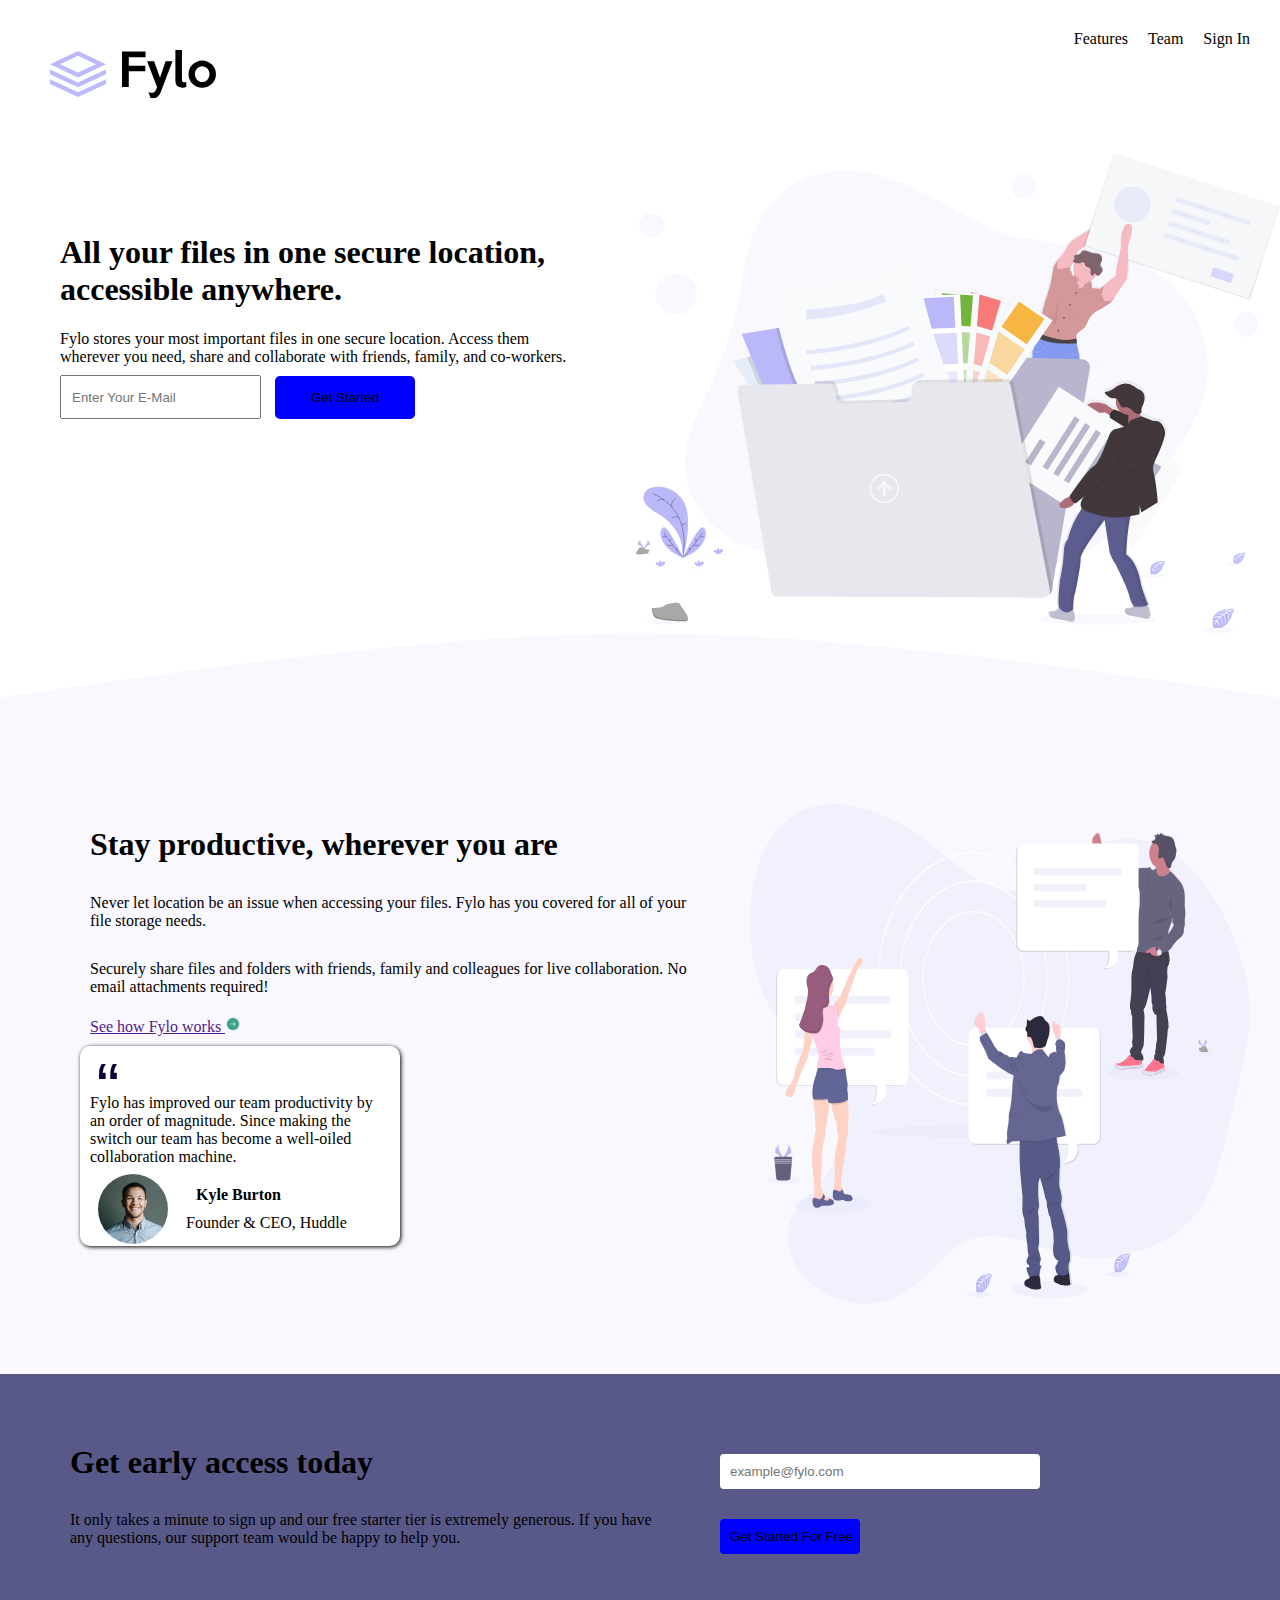
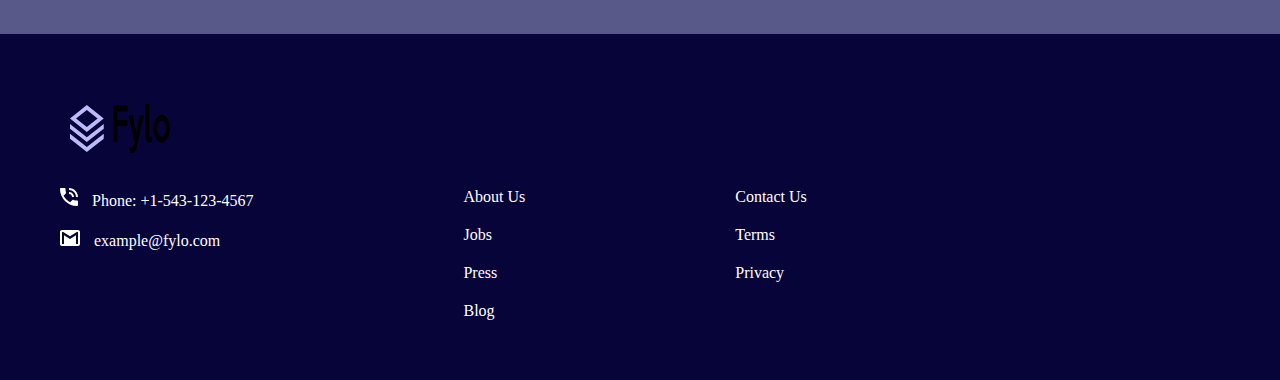
<file: index.html>
<!DOCTYPE html>
    <html lang="en">
    <head>
        <meta charset="UTF-8">
        <meta name="viewport" content="width=device-width, initial-scale=1.0">
        <title>Page Flex Layout</title>
        <link rel="icon" type="image/png" sizes="32x32" href="./images/favicon-32x32.png">
        <link rel="stylesheet" href="style.css">
        <link rel="stylesheet" href="https://cdnjs.cloudflare.com/ajax/libs/font-awesome/6.6.0/css/all.min.css" integrity="sha512-Kc323vGBEqzTmouAECnVceyQqyqdsSiqLQISBL29aUW4U/M7pSPA/gEUZQqv1cwx4OnYxTxve5UMg5GT6L4JJg==" crossorigin="anonymous" referrerpolicy="no-referrer" />
    </head>
    <body>
        <div class="container">
            <div class="first-container">
                <div class="nav-bar">
                <img src="images/logo.svg" alt="logo">
                    <ul>
                        <li>Features</li>
                        <li>Team</li>
                        <li>Sign In</li>
                    </ul>
                </div>
                <div class="contant">
                    <div class="info">
                    <h1> All your files in one secure location, accessible anywhere.</h1>
                    <p>
                        Fylo stores your most important files in one secure location. 
                        Access them wherever you need, share and collaborate with friends, 
                        family, and co-workers.</p>
                        <form class="first-form">
                            <input type="email" name="email" placeholder="Enter Your E-Mail" required> 
                            <input type="submit" name="submit" value="Get Started" class="submit">
                        </form>
                    </div>
                    <div class="image">
                        <img src="images/illustration-1.svg" alt="firstimage">
                    </div>
                </div>
            </div>
            <div class="curve">
                <img class="desktop" src="images/bg-curve-desktop.svg" alt="curve">
                <img class="mobile" src="images/bg-curve-mobile.svg" alt="curve">
            </div>
            <div class="second-container">
                
                <div class="contant2">
                    <h1>
                        Stay productive, wherever you are
                    </h1>
                    <p>
                        Never let location be an issue when accessing your files. Fylo has you covered for all of your file storage needs.
                    </p>
                    <p>
                        Securely share files and folders with friends, family and colleagues for live collaboration. No email attachments required!
                    </p>
                    <a href="">See how Fylo works <img src="images/icon-arrow.svg" alt=""></a>
                
                        <div class="tag">
                            <img src="images/icon-quotes.svg" alt="icon-quotes">
                            <p>Fylo has improved our team productivity by an order of magnitude. Since 
                            making the switch our team has become a well-oiled collaboration machine.</p>
                              
                            <div class="avatar">  
                             <img src="images/avatar-testimonial.jpg" alt="avatar">   
                                <div class="avatar-name">
                                     <h4> Kyle Burton</h4>
                                      <p class="para2">Founder & CEO, Huddle</p>
                                </div> 
                            </div>
                        </div>
                </div> 
            <div class="image3">
                <img class="img" src="images/illustration-2.svg" alt="image">
            </div>    
            </div>
            <div class="third-container">
                <div id="contant3">
                    <h1>Get early access today</h1>
                    <p>It only takes a minute to sign up and our free starter tier is extremely generous. 
                        If you have any questions, our support team would be happy to help you.</p>
                </div>
                <div>
                    <form class="second-form">
                        <input type="email" name="email" placeholder="example@fylo.com" required>
                        <input type="submit" name="submit" value="Get Started For Free" id="submit">
                    </form>
                </div>
            </div>
            <div class="fourth-container">
                <img src="images/logo copy.svg" alt="logo">
                <div class="contant4">
                    <div class="footer">
                       <ul class="foot-mobile">
                            <li><a href=""><img src="images/icon-phone.svg" alt="phone"> Phone: +1-543-123-4567</a></li>  
                            <li> <a href=""><img src="images/icon-email.svg" alt="email"> example@fylo.com</a></li>
                        </ul>
                        <ul class="u1">
                            <li>About Us</li>
                            <li>Jobs</li>
                            <li>Press</li>
                            <li>Blog</li>
                        </ul>
                        <ul class="u1">   
                            <li>Contact Us</li>
                            <li> Terms</li>
                            <li>Privacy</li>
                        </ul>
                            <div class="icons">
                                <ul>
                                    <li><i class="fa-brands fa-facebook"></i>
                                    <i class="fa-brands fa-twitter"></i>
                                    <i class="fa-brands fa-instagram"></i>
                                    </li>
                                </ul>
                            </div>
                    </div>
                </div>      
            </div>
            </div>
        </div>
    </body>
    </html>
</file>
<file: style.css>
body{
    margin: 0;
    padding: 0;
}
.container{
    margin: 0;
    padding: 0;
    width: 100%;
    
}
.nav-bar>img{
    padding: 40px;
}
img{
    margin: 10px;
    padding: 10px;  
}
.nav{
    margin: 0;
}
.nav-bar ul{
    display: flex;
    gap:20px;
    list-style: none;
    justify-content: flex-end;
    float: right;
    padding: 30px;
    margin: 0;
}
.contant{
    display: flex;
    padding:0;
    margin:0;
}
.contant p{
    width: 100%;
    padding: 0;
    margin: 0;
}
.first-form input{
    margin: 0;
    padding: 10px;
    height: 20px;
}
.first-form .submit{
    margin: 10px;
    height: 43px; 
    width: 140px;
    background-color: blue;
    border: none;
    border-radius: 5px;
    cursor: pointer;
}
.submit:hover{
    background-color: rgb(70, 112, 248);
}
.image img{
    width: 100%;
    padding: 0;
    margin: 0;
    display: flex; 
    min-width: 360px;  
}
.info{
    width: 70%;
    padding: 30px;
    margin: 30px;
}
.desktop{
    width: 100%;
    margin: 0;
    padding: 0;
    display: block;
}
.mobile{
    display: none;
}
.second-container{
    background-color:#f8f8fe;
    margin: 0;
    padding: 50px;
    display: flex;
    
    
}
.contant2{
    padding: 20px;
}
.contant2 h1{
    padding-left: 20px;
}
.contant2 p{
    padding:10px;
}
.contant2 img{
    margin: 0;
    padding: 0;
}
.contant2 a{
    margin: 20px;
}

.tag{
    margin:10px;
    padding: 10px;
    width: 300px;
    height: 180px;
    background-color: white;
    border-radius: 10px;
    box-shadow: 1px 1px 4px;  
}
.image3 img{
    width: 500px;
    height:500px;
    display: flex;  
}

.tag img{
    padding: 4px;
    margin:4px ;
    width: 20px;
} 
.avatar img{
    height: 70px;
    width: 70px;
    border-radius: 50%;
}
    
.avatar {
    display: flex;
    
}
.avatar-name,h4{
    padding:0 ;
    margin: 10px;
}
.tag p{
    margin: 0;
    padding: 0;
    width: 300px; 
}
.third-container{
    margin: 0;
    padding: 0;
    padding: 50px;
    display: flex;
    background-color: hsl(238, 22%, 44%);
}
.third-container h1,p{
   padding: 10px;
   width: 600px;
   margin:10px

}
.second-form input{
   margin: 30px;
   width: 300px;
   padding: 10px;
   display: flex;
   margin-right: 40px;
   border-radius: 4px;
   border: none;
   
}
#submit{
    margin-left: 30px;
    width: 140px;
    padding: 10px;
    background-color: blue;
    border: none;
    border-radius: 4px;
    cursor: pointer;
}
#submit:hover{
    background-color: rgb(128, 153, 235);
}
.contant4 ul{
    margin: 0;
    
}
.contant4 img{
    padding: 0;
    margin: 0;
    
}
.footer {
    display: flex;
    gap: 150px;
}
.footer .u1{
    list-style: none; 
    color: white;
    justify-content: space-between;
    width: fit-content;

}
.fourth-container{
    padding: 50px;
    background-color: hsl(243, 87%, 12%);
  
}
.fourth-container>img{
    width:100px;
    height: 50px;
    margin: 0;
    padding: 20px;
}
.footer-info{
  display: flex;  
}
.u1 li{
    padding: 10px; 
    cursor: pointer;
}
.u1 li:hover{
    color: hsl(242, 38%, 63%);
}

.foot-mobile a{
    text-decoration: none; 
    color: white;
    width: 200px;
    
}
.foot-mobile {
    list-style: none;
    padding: 0;
    margin:0;
    gap: 10px;
}
.icons i{
    margin-left: 10px;
    cursor: pointer;
    
}
.icons li{
    color: white;
    list-style: none;
}
.icons i:hover{
    color: hsl(242, 38%, 63%);
}
.foot-mobile img{
    margin-right: 10px;
}
.foot-mobile li{
    padding:10px;
}
@media(max-width:425px){
    .contant{
        flex-flow: column-reverse;
    }
    .img{
        display:none;
    }
    .desktop{
        display: none;
    }
    .mobile{
        display: ruby;
        display: block;
    }
    .second-container{
        flex-wrap:wrap-reverse;
    }
    .info h1,p{
       width: 100%;
       /* padding: 30px;
       margin: 30px; */
    }
}
</file>
